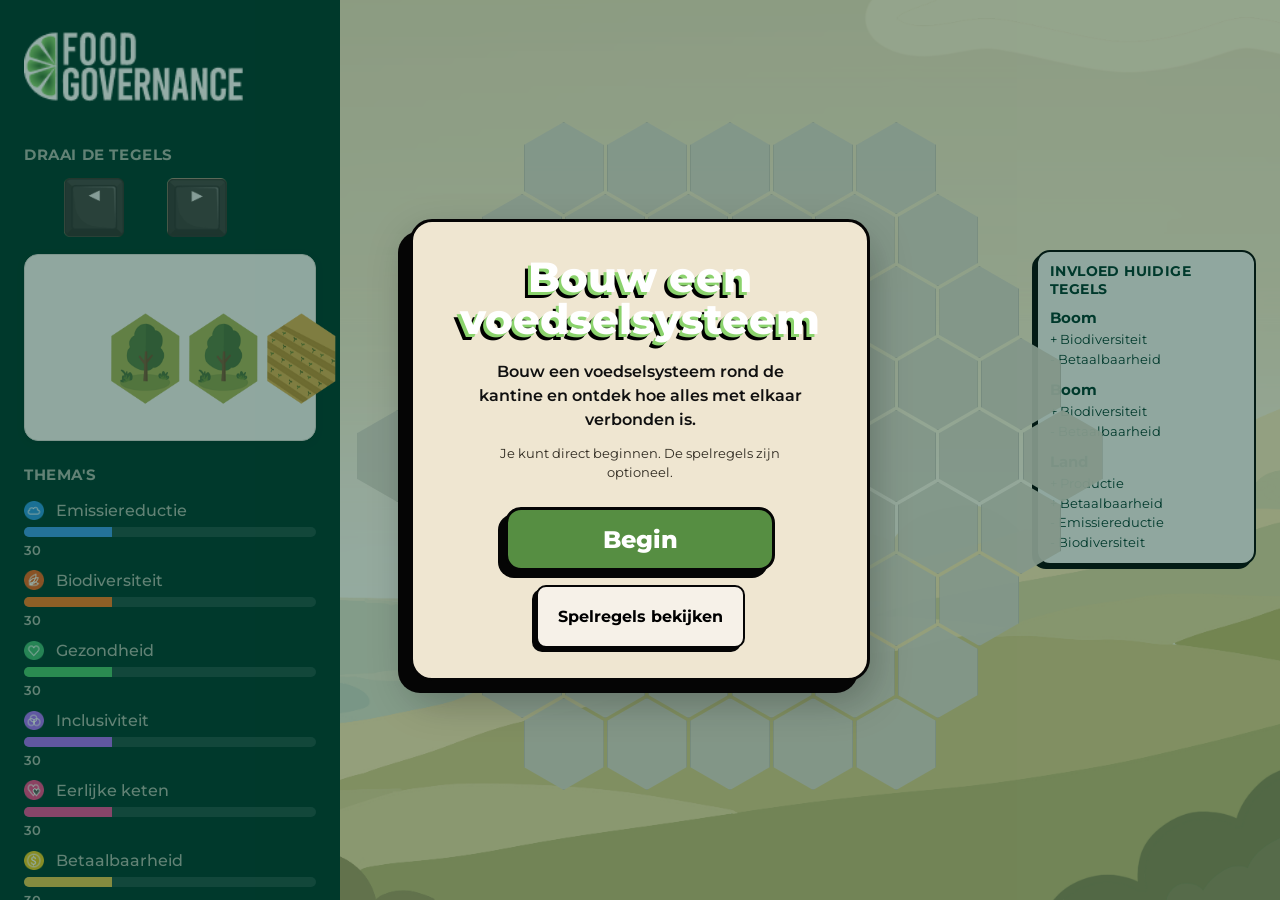
<file: index.html>
<!DOCTYPE html>
<html lang="nl">
<head>
    <meta charset="UTF-8">
    <meta name="viewport" content="width=device-width, initial-scale=1.0">
    <title>Food Navigator - Game</title>

    <link rel="preconnect" href="https://fonts.googleapis.com">
    <link rel="preconnect" href="https://fonts.gstatic.com" crossorigin>

    <link href="https://fonts.googleapis.com/css2?family=Montserrat:wght@400;500;600;700;800&display=swap" rel="stylesheet">

    <link rel="stylesheet" href="style.css">
</head>
<body>

<div id="app">

    <aside id="sidebar">

        <div id="fgLogo">
            <img src="images/logofg.png" alt="Food Governance">
        </div>

        <section id="previewPanel">


            
            <div id="rotatieInfo">
                <h2> draai de tegels</h2>
            <img id="rotateLeft"
     src="images/pijllinks.png"
     alt="Pijl knop naar links"
     width="60px">

<img id="rotateRight"
     src="images/pijlrechts.png"
     alt="Pijl knop naar rechts"
     width="60px">
                 <h2 class="sidebarTitel"></h2>
                 <div id="groepPreview"></div>

            </div>

        </section>

        <h3 class="sidebarTitel">
            Thema's
        </h3>

        <section id="statsPanel">

            <div class="stat emissiesStat">
                <label>Emissies</label>

                <div class="bar">
                    <div id="emissiesBar" class="fill emissies"></div>
                </div>

                <span id="emissiesValue">50</span>
            </div>

            <div class="stat bioStat">
                <label>Biodiversiteit</label>

                <div class="bar">
                    <div id="bioBar" class="fill bio"></div>
                </div>

                <span id="bioValue">50</span>
            </div>

            <div class="stat gezondheidStat">
                <label>Gezondheid</label>

                <div class="bar">
                    <div id="gezondheidBar" class="fill gezondheid"></div>
                </div>

                <span id="gezondheidValue">50</span>
            </div>

            <div class="stat inclusiviteitStat">
                <label>Inclusiviteit</label>

                <div class="bar">
                    <div id="inclusiviteitBar" class="fill inclusiviteit"></div>
                </div>

                <span id="inclusiviteitValue">50</span>
            </div>

            <div class="stat ketenStat">
                <label>Eerlijke keten</label>

                <div class="bar">
                    <div id="ketenBar" class="fill keten"></div>
                </div>

                <span id="ketenValue">50</span>
            </div>

            <div class="stat betaalbaarheidStat">
                <label>Betaalbaarheid</label>

                <div class="bar">
                    <div id="betaalbaarheidBar" class="fill betaalbaarheid"></div>
                </div>

                <span id="betaalbaarheidValue">50</span>
            </div>

            <div class="stat productieStat">
                <label>Productie</label>

                <div class="bar">
                    <div id="productieBar" class="fill productie"></div>
                </div>

                <span id="productieValue">50</span>
            </div>

        </section>

      <button id="rulesBtnFixed" class="start-button start-button-secondary">
    Spelregels bekijken
</button>

        <a href="prototype.html" id="verderBtn">
            Verder naar tool →
        </a>

    </aside>

    <main id="gameArea">

        <div id="backgroundLayerA" class="backgroundLayer active"></div>
<div id="backgroundLayerB" class="backgroundLayer"></div>

        <div id="boardWrapper">
            <div id="hexBoard"></div>
        </div>

        <div id="cursorPreview"></div>

    </main>

</div>

<script src="script.js"></script>

</body>
</html>
</file>
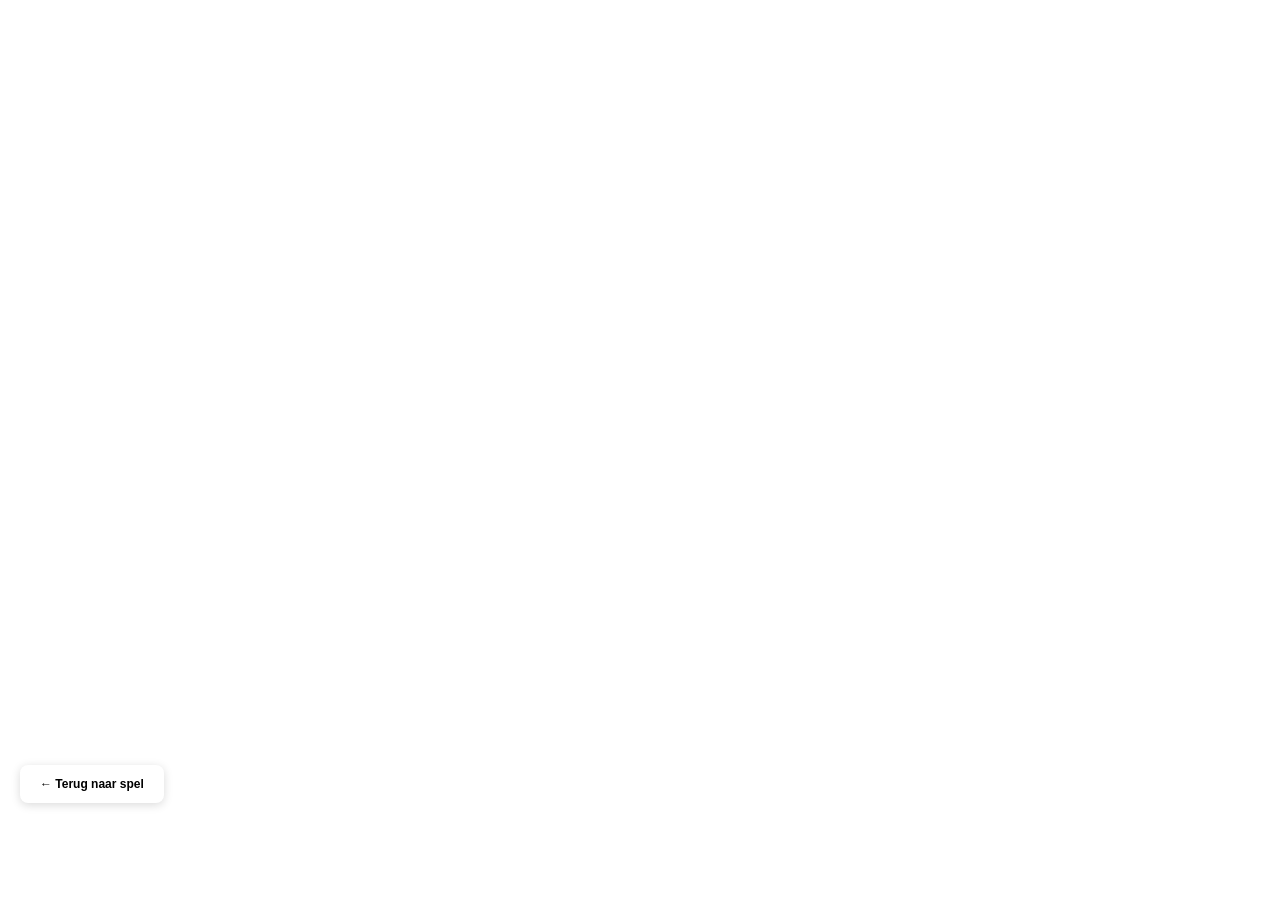
<file: prototype.html>
<!DOCTYPE html>
<html lang="nl">
<head>
    <meta charset="UTF-8">
    <meta name="viewport" content="width=device-width, initial-scale=1.0">
    <title>Food Navigator - Tool</title>

    <style>
        html,
        body {
            margin: 0;
            width: 100%;
            height: 100%;
            overflow: hidden;
        }

        .figma-proto-wrapper-8472 {
            position: fixed;
            inset: 0;
        }

        .figma-proto-frame-8472 {
            width: 100%;
            height: 100%;
            border: none;
            display: block;
        }

        .back-btn-8472 {
            position: fixed;
            top: 85vh;
            left: 20px;
            z-index: 99999;

            padding: 12px 20px;
            background: white;
            color: black;

            text-decoration: none;
            font-family: Arial, sans-serif;
            font-size: 12px;
            font-weight: bold;

            border-radius: 8px;
            box-shadow: 0 2px 10px rgba(0,0,0,0.15);
        }

        .back-btn-8472:hover {
            opacity: 0.9;
        }
    </style>
</head>
<body>

    <div class="figma-proto-wrapper-8472">
        <iframe
            class="figma-proto-frame-8472"
            src="https://embed.figma.com/proto/58WOyRJCY4P2vlWhwIcXMG/Schijf-van-Vier---Food-Governance?node-id=1340-6059&p=f&scaling=scale-down-width&content-scaling=fixed&page-id=1340%3A6058&embed-host=share" allowfullscreen>
        </iframe>
    </div>

    <a href="index.html" class="back-btn-8472">
        ← Terug naar spel
    </a>

</body>
</html>
</file>
<file: style.css>
@import url('https://fonts.googleapis.com/css2?family=Montserrat:wght@400;500;600;700;800&display=swap');

*{
    margin:0;
    padding:0;
    box-sizing:border-box;
}

html,
body{
    width:100%;
    height:100%;
    overflow:hidden;
    font-family:'Montserrat', sans-serif;
}

body{
    background:#F3F1EF;
}

#app{
    display:flex;
    width:100vw;
    height:100vh;
}

/* ======================
   SIDEBAR
====================== */

#sidebar{
    width:340px;
    min-width:340px;

    background:#00392C;

    padding:26px 24px;

    overflow-y:auto;

    z-index:10;

    color:#A8B6AA;

    display:flex;
    flex-direction:column;
}

#fgLogo{
    margin-bottom:28px;
}

#fgLogo img{
    width:220px;
    display:block;
}

/* ======================
   TITELS
====================== */

.sidebarTitel,
#previewPanel h2{
    font-size:15px;

    font-weight:700;

    text-transform:uppercase;

    letter-spacing:.6px;

    color:#A8B6AA;

    margin-bottom:14px;
}

/* ======================
   PREVIEW
====================== */

#previewPanel{
    margin-bottom:24px;
}

#groepPreview{
    height:140pt;

    background:#F7F6F3;

    border:1px solid #D8D8D3;

    border-radius:14px;

    display:flex;
    justify-content:center;
    align-items:center;

    box-shadow:
        0 2px 8px rgba(0,0,0,.08);
}

#rotatieInfo{
    margin-top:10px;

    font-size:12px;

    color:#A8B6AA;
}

#rotatieInfo img{
    margin-left: 40px;
}

/* ======================
   THEMA'S
====================== */

#statsPanel{
    display:flex;
    flex-direction:column;
    gap:10px;
}

.stat{
    display:flex;
    flex-direction:column;

    gap:5px;
}

.stat label{
    position:relative;

    display:flex;
    align-items:center;

    min-height:24px;

    padding-left:32px;

    font-size:16px;

    font-weight:500;

    color:#A8B6AA;

    line-height:1.2;
}

/* ICONEN */

.emissiesStat label::before,
.bioStat label::before,
.gezondheidStat label::before,
.inclusiviteitStat label::before,
.ketenStat label::before,
.betaalbaarheidStat label::before{
    content:"";

    position:absolute;

    left:0;

    width:20px;

    height:20px;

    background-size:contain;

    background-repeat:no-repeat;

    background-position:center;
}

.emissiesStat label::before{
    background-image:url("images/Emissiesic.png");
}

.bioStat label::before{
    background-image:url("images/biodiversiteitic.png");
}

.gezondheidStat label::before{
    background-image:url("images/gezondheidic.png");
}

.inclusiviteitStat label::before{
    background-image:url("images/inclusiviteitic.png");
}

.ketenStat label::before{
    background-image:url("images/eerlijkeketenic.png");
}

.betaalbaarheidStat label::before{
    background-image:url("images/betaalbaarheidic.png");
}

.bar{
    height:10px;

    background:rgba(255,255,255,.12);

    border-radius:999px;

    overflow:hidden;
}

.fill{
    height:100%;

    width:50%;

    transition:width .4s;
}

#rotatieInfo{
    margin-top:10px;

    font-size:12px;

    color:#C7D2CC;
}

/* ======================
   WAARDES
====================== */

.stat span{
    font-size:13px;

    font-weight:600;

    color:#A8B6AA;
}

/* ======================
   FOOD GOVERNANCE KLEUREN
====================== */

.bio{
    background:#F47A22;
}

.gezondheid{
    background:#49C66D;
}

.inclusiviteit{
    background:#A56CF4;
}

.emissies{
    background:#3E9AE8;
}

.keten{
    background:#E84D95;
}

.betaalbaarheid{
    background:#E4C64D;
}

.productie{
    background:#7DBA42;
}

/* Productie heeft geen icoon */

.productieStat label{
    padding-left:0;
}

/* ======================
   VERDER KNOP
====================== */

#verderBtn{
    display:flex;
    justify-content:center;
    align-items:center;

    width:100%;

    height:78px;

    margin-top:24px;

    background:#568E42;

    color:white;

    text-decoration:none;

    font-size:22px;

    font-weight:500;

    border-radius:28px;

    border:2px solid rgba(255,255,255,.25);

    box-shadow:
        0 10px 24px rgba(0,0,0,.28),
        0 0 18px rgba(111,181,89,.35);

    transition:
        transform .15s ease,
        box-shadow .15s ease,
        background .15s ease;
}

#verderBtn:hover{
    background:#609949;

    transform:translateY(-2px);

    box-shadow:
        0 14px 30px rgba(0,0,0,.32),
        0 0 22px rgba(111,181,89,.45);
}
/* ======================
   MELDINGEN
====================== */

#meldingPanel{
    margin-top:24px;
}

#meldingen{
    min-height:100px;

    padding:12px;

    background:#F7F6F3;

    border:1px solid #D8D8D3;

    border-radius:12px;

    color:#3F5948;
}

/* ======================
   SPEELVELD
====================== */

#gameArea{
    position:relative;

    flex:1;

    overflow:hidden;

    background:#F3F1EF;
}

/* ======================
   ACHTERGROND
====================== */

.backgroundLayer{
    position:absolute;
    inset:0;

    background-image:url("images/Normaal.png");
    background-size:cover;
    background-position:center;

    opacity:0;

    transition:opacity 2.5s ease;

    z-index:0;
}

.backgroundLayer.active{
    opacity:1;
}

/* ======================
   BOARD
====================== */

#boardWrapper{
    position:relative;

    width:100%;
    height:100%;

    display:flex;

    justify-content:center;

    align-items:center;

    z-index:2;
}

#hexBoard{
    position:relative;

    width:1000px;

    height:900px;

    margin-top:220px;
}

/* ======================
   HEX
====================== */

.hex{
    position:absolute;

    width:80px;

    height:92px;

    cursor:pointer;

    overflow:hidden;

    transition:
        transform .15s ease,
        filter .15s ease;
}

.hex:hover{
    transform:scale(1.05);

    filter:brightness(1.03);
}

.hex img{
    display:block;

    width:100%;

    height:100%;

    object-fit:cover;
}

/* ======================
   LEGE TEGEL
====================== */

.hex.empty{
    clip-path: polygon(
        50% 0%,
        100% 25%,
        100% 75%,
        50% 100%,
        0% 75%,
        0% 25%
    );

    background:rgba(225,219,206,.95);

    border:1px solid rgba(110,110,110,.18);
}

.hex.empty:hover{
    background:rgba(233,228,217,.98);
}



/* ======================
   CURSOR PREVIEW
====================== */

#cursorPreview{
    position:absolute;

    pointer-events:none;

    z-index:50;
}

.placement-preview{
    position:absolute;

    width:80px;
    height:92px;

    pointer-events:none;

    z-index:80;

    object-fit:cover;
}

/* ======================
   SCROLLBAR
====================== */

#sidebar::-webkit-scrollbar{
    width:8px;
 
}

#sidebar::-webkit-scrollbar-track{
    background:transparent;
}

#sidebar::-webkit-scrollbar-thumb{
    background:rgba(255,255,255,.35);

    border-radius:999px;
      
}

#sidebar::-webkit-scrollbar-thumb:hover{
    background:rgba(255,255,255,.5);
}


/* ======================
   TOAST MELDINGEN
====================== */

#messageToast{
    position:absolute;
    top:24px;
    right:24px;
    z-index:200;
    width:360px;
    display:flex;
    flex-direction:column;
    gap:10px;
}

.message-toast-item{
    padding:14px 18px;
    border-radius:14px;
    background:rgba(0,57,44,.92);
    color:#F7F6F3;
    font-size:18px;
    line-height:1.4;
    box-shadow:0 8px 24px rgba(0,0,0,.22);
    opacity:0;
    transform:translateY(-8px);
    transition:opacity .25s ease, transform .25s ease;
}

.message-toast-item.is-visible{
    opacity:1;
    transform:translateY(0);
}

/* ======================
   STARTSCHERM
====================== */

/* ======================
   STARTSCHERM
====================== */

#startOverlay{
    position:fixed;
    inset:0;
    z-index:500;

    background:rgba(0,57,44,.42);

    display:flex;
    align-items:center;
    justify-content:center;
}

#startModal{
    position:relative;

    width:min(460px, 86vw);

    padding:34px 34px 30px;

    background:#EFE6D1;

    border:3px solid #050505;
    border-radius:22px;

    box-shadow:
        -12px 12px 0 #050505,
        0 18px 42px rgba(0,0,0,.28);

    color:#050505;

    font-family:'Montserrat', sans-serif;

    text-align:center;
}

#startModal h1{
    font-size:42px;


    line-height:1;

    font-weight:800;

    margin-bottom:20px;
    

  color: white;

text-shadow:
    -3px 3px 0 #8BD36D,
    -6px 6px 0 black;

        
}

.start-text{
    max-width:340px;

    margin:0 auto 12px;

    font-size:16px;
    line-height:1.5;

    font-weight:600;

    color:#101010;
}

.start-note{
    max-width:330px;

    margin:0 auto 26px;

    font-size:13px;
    line-height:1.45;

    color:#2F2A20;
}

.start-buttons{
    display:flex;
    flex-direction:column;
    align-items:center;

    gap:14px;
}

.start-button{
    font-family:'Montserrat', sans-serif;

    cursor:pointer;

    transition:
        transform .12s ease,
        box-shadow .12s ease,
        background .12s ease;
}

.start-button-primary{
    width:270px;
    height:64px;

    border:3px solid #050505;
    border-radius:16px;

    background:#568E42;

    color:white;

    font-size:24px;
    font-weight:800;

    box-shadow:-7px 7px 0 #050505;
}

.start-button-primary:hover{
    background:#609949;

    transform:translate(-2px, -2px);

    box-shadow:-9px 9px 0 #050505;
}

.start-button-secondary{
    background:#F6F1E8;

    border:2px solid #050505;
    font-size: medium;
    font-weight: bold;

    box-shadow:-4px 4px 0 #050505;

    transition:.2s ease;
    padding: 20px;
    border-radius: 10px;
}

.start-button-secondary:hover{
    transform:translateY(-2px);

    box-shadow:-6px 6px 0 #050505;
}

/* ======================
   SPELREGELS POPUP
====================== */


#rulesBtnFixed {
 color: black;
 letter-spacing: 1pt;
 font-weight: lighter;
 padding: 10px;
}



#rulesOverlay{
    position:fixed;
    inset:0;
    z-index:700;

    background:rgba(0,0,0,.55);

    display:flex;
    align-items:center;
    justify-content:center;

    padding:40px;
}

#rulesOverlay img{
    width:min(950px, 96vw);
    height:auto;

    border-radius:16px;
    box-shadow:0 18px 60px rgba(0,0,0,.35);
}

#rulesOverlay{
    overflow-y:auto;
    align-items:flex-start;
}

/* ======================
   EINDSCHERM
====================== */
/* ======================
   EINDSCHERM
====================== */

#endOverlay{
    position:fixed;
    inset:0;
    z-index:800;

    background:rgba(0,57,44,.24);
    backdrop-filter:blur(.5px);

    display:flex;
    align-items:center;
    justify-content:flex-start;

    padding:50px;
}

#endModal{
    width:min(420px, 82vw);

    padding:30px;

    background:#EFE6D1;

    border:3px solid #050505;
    border-radius:24px;

    box-shadow:
        -12px 12px 0 #050505,
        0 18px 42px rgba(0,0,0,.28);

    color:#050505;

    font-family:'Montserrat', sans-serif;
}

#endModal h1{
    font-size:34px;
    line-height:1;
    font-weight:800;

    margin-bottom:14px;

    color:#00392C;
}

.end-intro{
    font-size:15px;
    line-height:1.5;

    margin-bottom:20px;

    color:#1E1E1E;
}

.end-results{
    display:flex;
    flex-direction:column;
    gap:8px;
}

.end-result{
    display:flex;
    justify-content:space-between;
    align-items:center;

    padding:10px 12px;

    background:#F7F6F3;

    border:2px solid #050505;
    border-radius:12px;

    box-shadow:-4px 4px 0 rgba(0,0,0,.85);
}

.end-result span:first-child{
    font-weight:800;
}

.end-result.passed{
    background:#E1F2D8;
}

.end-result.failed{
    background:#F4D3C8;
}

.end-restart-button{
    display:flex;
    justify-content:center;
    align-items:center;

    margin:22px auto 0;

    width:270px;
    height:54px;

    border:3px solid #050505;
    border-radius:16px;

    background:#F7F6F3;

    color:#050505;

    font-family:'Montserrat', sans-serif;
    font-size:18px;
    font-weight:800;

    cursor:pointer;

    box-shadow:-6px 6px 0 #050505;

    transition:
        transform .12s ease,
        box-shadow .12s ease,
        background .12s ease;
}

.end-restart-button:hover{
    transform:translate(-2px, -2px);

    box-shadow:-8px 8px 0 #050505;

    background:white;
}

.end-tool-link{
    display:flex;
    justify-content:center;
    align-items:center;

    margin:18px auto 0;

    width:270px;
    height:62px;

    border:3px solid #050505;
    border-radius:16px;

    background:#568E42;

    color:white;

    text-decoration:none;

    font-size:20px;
    font-weight:800;

    box-shadow:-7px 7px 0 #050505;

    transition:
        transform .12s ease,
        box-shadow .12s ease,
        background .12s ease;
}

.end-tool-link:hover{
    background:#609949;

    transform:translate(-2px, -2px);

    box-shadow:-9px 9px 0 #050505;
}

#currentEffects{
    position:absolute;
    top:250px;   /* iets lager */
    right:24px;

    width:220px;

    padding:10px 12px;

    background:#F7F6F3;

    border:2px solid #050505;
    border-radius:14px;

    color:#00392C;

    box-shadow:-4px 4px 0 #050505;
}

#currentEffects h3{
    font-size:11px;
    margin-bottom:8px;
    text-transform:uppercase;
    letter-spacing:.4px;
}

.effectTile{
    margin-bottom:8px;
}

.effectTile:last-child{
    margin-bottom:0;
}

.effectTile strong{
    display:block;
    margin-bottom:3px;
    font-size:13px;
}

.effectTile p{
    font-size:12px;
    line-height:1.25;
    margin:1px 0;
}
#currentEffects h3{
    font-size:14px;
    margin-bottom:10px;
    text-transform:uppercase;
}

.effectTile{
    margin-bottom:12px;
}

.effectTile:last-child{
    margin-bottom:0;
}

.effectTile strong{
    display:block;
    margin-bottom:4px;
    font-size:15px;
}

.effectTile p{
    font-size:13px;
    line-height:1.35;
    margin:2px 0;
}
</file>
